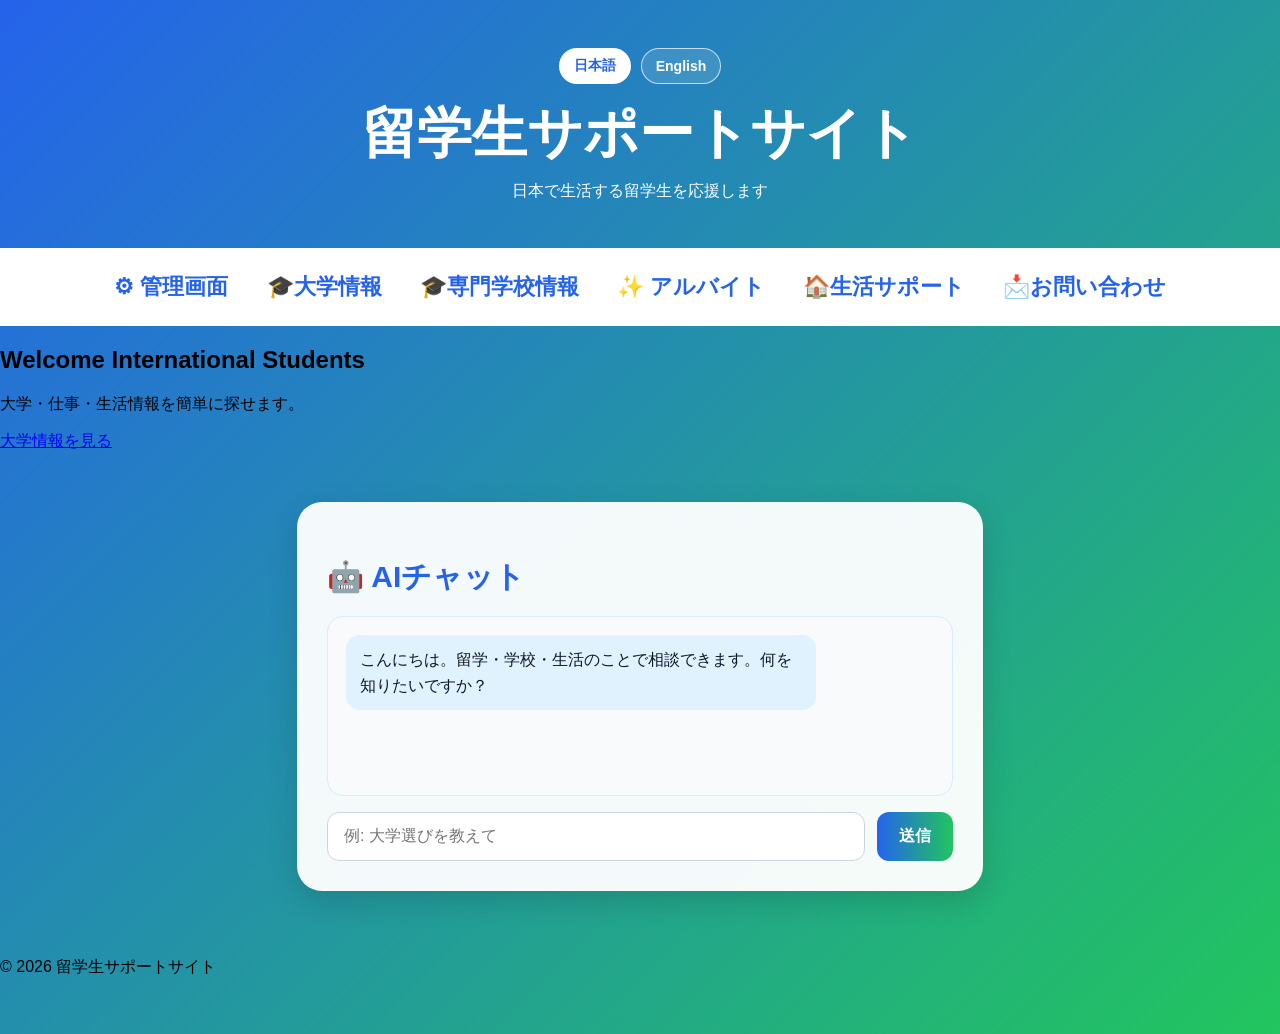
<file: index.html>
<!DOCTYPE html>
<html lang="ja">

<head>
    <meta charset="UTF-8">
    <meta name="viewport" content="width=device-width, initial-scale=1.0">
    <title>留学生サポートサイト</title>
    <link rel="stylesheet" href="style.css">
</head>

<body data-page="index">

    <header>
        <div class="lang-switcher" aria-label="Language selector">
            <button class="lang-btn" type="button" data-lang="ja">日本語</button>
            <button class="lang-btn" type="button" data-lang="en">English</button>
        </div>
        <h1 data-i18n="siteTitle">留学生サポートサイト</h1>
        <p data-i18n="siteSubtitle">日本で生活する留学生を応援います</p>
    </header>

    <nav>
        <a href="admin.html">⚙ 管理画面</a>
        <a href="university.html" data-i18n="nav.university">🎓大学情報</a>
        <a href="senmon.html" data-i18n="nav.senmon">🎓専門学校情報</a>
        <a href="job.html" data-i18n="nav.job">✨ アルバイト</a>
        <a href="life.html" data-i18n="nav.life">🏠生活サポート</a>
        <a href="contact.html" data-i18n="nav.contact">📩お問い合わせ</a>
    </nav>

    <section class="hero">
        <h1 data-i18n="heroTitle">Welcome International Students</h1>
        <p data-i18n="heroText">大学・仕事・生活情報を簡単に探せます。</p>
        <a href="university.html" class="button" data-i18n="heroButton">大学情報を見る</a>
    </section>

    <div class="container">
        <div class="card chat-card">
            <h2 data-i18n="card3Title">🤖 AIチャット</h2>
            <div class="chat-box" aria-live="polite">
                <div class="chat-message bot" data-i18n="chatGreeting">
                    こんにちは。留学・学校・生活のことで相談できます。何を知りたいですか？
                </div>
            </div>
            <div class="chat-input-wrap">
                <input id="chatInput" type="text" data-i18n-placeholder="chatPlaceholder" placeholder="例: 大学選びを教えて" maxlength="200">
                <button id="chatSend" type="button" data-i18n="chatSend">送信</button>
            </div>
        </div>
    </div>

    <footer>
        <p data-i18n="footer">© 2026 留学生サポートサイト</p>
    </footer>

    <script src="lang.js"></script>
    <script>
        const chatInput = document.getElementById('chatInput');
        const chatSend = document.getElementById('chatSend');
        const chatBox = document.querySelector('.chat-box');

        function addMessage(text, type) {
            const msg = document.createElement('div');
            msg.className = `chat-message ${type}`;
            msg.textContent = text;
            chatBox.appendChild(msg);
            chatBox.scrollTop = chatBox.scrollHeight;
        }

        function fallbackReply(message, lang) {
            const text = message.toLowerCase();
            if (lang === 'en') {
                if (/school|university|study|major/.test(text)) {
                    return 'When choosing a school, compare tuition, location, major, and international student support. Tell me your field or goals.';
                }
                if (/house|apartment|dorm|live|home/.test(text)) {
                    return 'For housing, compare rent, commute time, safety, and whether you want a dormitory or apartment.';
                }
                if (/job|work|part-time|career/.test(text)) {
                    return 'For part-time work, check your available hours and Japanese level. Convenience stores and restaurants are often good starting choices.';
                }
                if (/japanese|jlpt|n1|n2|n3/.test(text)) {
                    return 'For Japanese learning, study daily conversation, interview practice, and JLPT preparation based on your current level.';
                }
                if (/hello|hi|good morning/.test(text)) {
                    return 'Hello! I can help with study, school, work, or life in Japan.';
                }
                return 'Please tell me a bit more about your question. I can help with school, housing, jobs, or daily life in Japan.';
            }

            if (/大学|学校|専門|進学/.test(text)) {
                return '学校選びでは、学費、勤務地、専攻、留学生サポートの有無を確認すると安心です。まずは希望の分野を教えてください。';
            }
            if (/住|寮|アパート|ホーム/.test(text)) {
                return '住まいは、家賃、駅までの距離、治安、寮かアパートかを比較すると選びやすくなります。';
            }
            if (/仕事|バイト|アルバイト|就職/.test(text)) {
                return 'アルバイトは、勤務時間と語学レベルの両方を確認するのが大事です。コンビニや飲食店は比較的入りやすいです。';
            }
            if (/日本語|jlpt|n1|n2|n3/.test(text)) {
                return '日本語のレベルに合わせて、日常会話・面接対策・JLPT対策を進めると効果的です。どのレベルを目指していますか？';
            }
            if (/病院|医療|ケガ|体調/.test(text)) {
                return '病院選びでは、外国人対応があるか、最寄り駅、診療時間を確認すると安心です。';
            }
            if (/こんにちは|hi|hello/.test(text)) {
                return 'こんにちは！留学生活や学校選びのことなら、何でも相談してください。';
            }
            if (/ありがとう|thanks/.test(text)) {
                return 'どういたしまして。必要なら次も一緒に考えます。';
            }

            return 'ご相談内容をもう少し詳しく教えてください。学校選び、住まい、仕事、生活など、どのテーマでも対応できます。';
        }

        async function sendChat() {
            const value = chatInput.value.trim();
            if (!value) return;

            addMessage(value, 'user');
            chatInput.value = '';
            chatSend.disabled = true;
            chatSend.textContent = document.documentElement.lang === 'en' ? 'Sending...' : '送信中...';

            const chatEndpoint = 'chat.php';

            try {
                const response = await fetch(chatEndpoint, {
                    method: 'POST',
                    headers: {
                        'Content-Type': 'application/json',
                        'Accept': 'application/json'
                    },
                    body: JSON.stringify({
                        message: value,
                        lang: document.documentElement.lang || 'ja'
                    })
                });

                const data = await response.json();
                if (!response.ok) {
                    throw new Error(data.error || 'Gemini API request failed.');
                }
                if (!data.reply) {
                    throw new Error(document.documentElement.lang === 'en'
                        ? 'Gemini returned an empty answer.'
                        : 'Geminiから空の回答が返されました。');
                }
                addMessage(data.reply, 'bot');
            } catch (error) {
                addMessage(error.message || (document.documentElement.lang === 'en'
                    ? 'Could not connect to the chat server.'
                    : 'チャットサーバーに接続できませんでした。'), 'bot');
            } finally {
                chatSend.disabled = false;
                chatSend.textContent = document.documentElement.lang === 'en' ? 'Send' : '送信';
            }
        }

        chatSend.addEventListener('click', sendChat);
        chatInput.addEventListener('keydown', (event) => {
            if (event.key === 'Enter') {
                sendChat();
            }
        });
    </script>

</body>

</html>
</file>
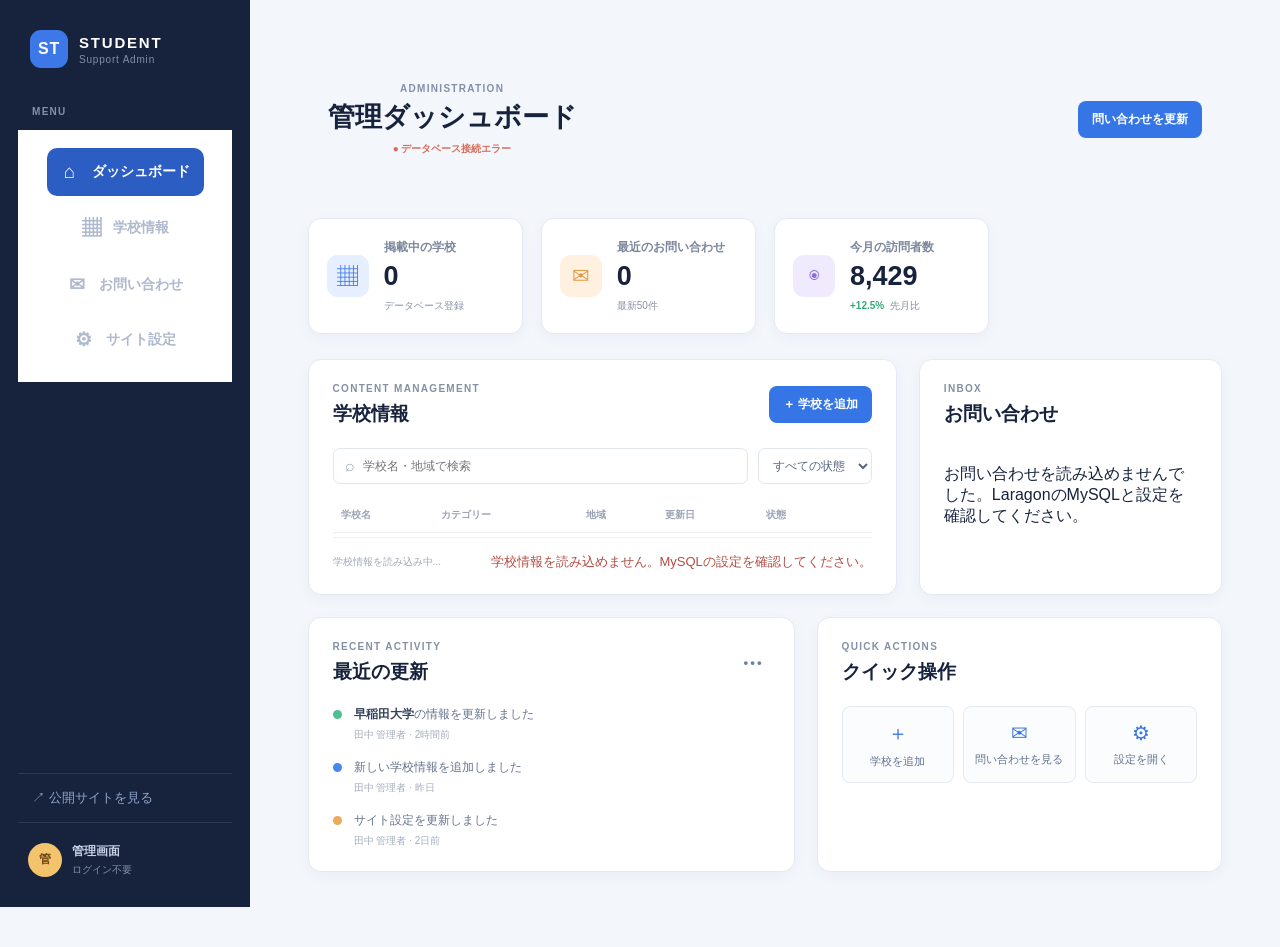
<file: admin.html>
<!DOCTYPE html>
<html lang="ja">
<head>
<meta charset="UTF-8">
<meta name="viewport" content="width=device-width, initial-scale=1.0">
<title>管理画面 | 留学生サポートサイト</title>
<link rel="stylesheet" href="style.css">
<link rel="stylesheet" href="admin-inbox.css">
</head>
<body class="admin-body">
<div class="admin-shell">
<aside class="admin-sidebar">
    <a class="admin-brand" href="index.html"><span class="admin-brand-mark">ST</span><span><strong>STUDENT</strong><small>Support Admin</small></span></a>
    <p class="admin-menu-label">MENU</p>
    <nav class="admin-menu" aria-label="管理メニュー">
        <a class="is-active" href="#dashboard"><span>⌂</span>ダッシュボード</a>
        <a href="#schools"><span>▦</span>学校情報</a>
        <a href="#messages"><span>✉</span>お問い合わせ</a>
        <a href="#settings"><span>⚙</span>サイト設定</a>
    </nav>
    <div class="admin-sidebar-bottom"><a href="index.html" class="admin-public-link">↗ 公開サイトを見る</a><div class="admin-user"><span class="admin-avatar">管</span><span><strong>管理画面</strong><small>ログイン不要</small></span></div></div>
</aside>
<main class="admin-main" id="dashboard">
    <header class="admin-topbar"><div><p class="admin-eyebrow">ADMINISTRATION</p><h1>管理ダッシュボード</h1><span id="connectionStatus" style="display:block;margin-top:9px;color:#a0a9b8;font-size:10px;font-weight:600">● データベース未接続</span></div><div class="admin-top-actions"><button id="refreshMessages" class="admin-primary-button" type="button">問い合わせを更新</button></div></header>
    <section class="admin-stats" aria-label="サイト概要">
        <article class="admin-stat-card"><span class="admin-stat-icon blue">▦</span><div><p>掲載中の学校</p><strong id="publishedSchoolCount">0</strong><small>データベース登録</small></div></article>
        <article class="admin-stat-card"><span class="admin-stat-icon orange">✉</span><div><p>最近のお問い合わせ</p><strong id="messageCount">0</strong><small>最新50件</small></div></article>
        <article class="admin-stat-card"><span class="admin-stat-icon purple">◉</span><div><p>今月の訪問者数</p><strong>8,429</strong><small><b>+12.5%</b> 先月比</small></div></article>
    </section>
    <section class="admin-content-grid">
        <article class="admin-panel admin-panel-wide" id="schools"><div class="admin-panel-heading"><div><p class="admin-eyebrow">CONTENT MANAGEMENT</p><h2>学校情報</h2></div><button id="addSchoolButton" class="admin-primary-button" type="button">＋ 学校を追加</button></div><div class="admin-toolbar"><label class="admin-search"><span>⌕</span><input id="schoolSearch" type="search" placeholder="学校名・地域で検索"></label><select id="schoolStatus" aria-label="公開状態"><option value="all">すべての状態</option><option value="published">公開中</option><option value="draft">下書き</option></select></div><div class="admin-table-wrap"><table class="admin-table"><thead><tr><th>学校名</th><th>カテゴリー</th><th>地域</th><th>更新日</th><th>状態</th><th></th></tr></thead><tbody id="schoolRows"></tbody></table></div><div class="admin-panel-footer"><span id="schoolRowsSummary">学校情報を読み込み中...</span><span id="schoolStatusMessage" role="status"></span></div></article>
        <article class="admin-panel" id="messages"><div class="admin-panel-heading"><div><p class="admin-eyebrow">INBOX</p><h2>お問い合わせ</h2></div></div><div id="adminMessages" class="admin-message-list" aria-live="polite"><p>読み込み中...</p></div></article>
    </section>
    <section class="admin-lower-grid"><article class="admin-panel"><div class="admin-panel-heading"><div><p class="admin-eyebrow">RECENT ACTIVITY</p><h2>最近の更新</h2></div><button class="admin-more" type="button" aria-label="最近の更新メニュー">•••</button></div><ul class="admin-activity-list"><li><span class="activity-dot green"></span><span><strong>早稲田大学</strong>の情報を更新しました<small>田中 管理者 · 2時間前</small></span></li><li><span class="activity-dot blue"></span><span>新しい学校情報を追加しました<small>田中 管理者 · 昨日</small></span></li><li><span class="activity-dot orange"></span><span>サイト設定を更新しました<small>田中 管理者 · 2日前</small></span></li></ul></article><article class="admin-panel admin-quick-panel" id="settings"><div class="admin-panel-heading"><div><p class="admin-eyebrow">QUICK ACTIONS</p><h2>クイック操作</h2></div></div><div class="admin-quick-actions"><button type="button" onclick="alert('学校情報の追加フォームを準備中です')"><span>＋</span>学校を追加</button><button type="button"><span>✉</span>問い合わせを見る</button><button type="button"><span>⚙</span>設定を開く</button></div></article></section>
</main>
</div>
<dialog id="schoolDialog" aria-labelledby="schoolDialogTitle">
    <form id="schoolForm" class="admin-school-form">
        <h2 id="schoolDialogTitle">学校を追加</h2>
        <input name="id" type="hidden">
        <label>学校名<input name="name" type="text" maxlength="200" required></label>
        <label>カテゴリー<select name="category" required><option value="大学">大学</option><option value="専門学校">専門学校</option></select></label>
        <label>地域<input name="region" type="text" maxlength="160" placeholder="例: 東京都新宿区" required></label>
        <fieldset class="admin-school-details">
            <legend>学校の詳細情報（公開ページに表示）</legend>
            <label>紹介文<input name="description" type="text" maxlength="500" placeholder="例: 日本トップレベル大学"></label>
            <label>日本語要件<input name="jlpt_requirement" type="text" maxlength="120" placeholder="例: N1推奨"></label>
            <label>EJU要件<input name="eju_requirement" type="text" maxlength="160" placeholder="例: EJU高得点必要"></label>
            <label>英語要件<input name="english_requirement" type="text" maxlength="160" placeholder="例: 英語力必要"></label>
            <label>学費<input name="tuition" type="text" maxlength="160" placeholder="例: 約54万円"></label>
            <label>公式サイト<input name="website_url" type="url" maxlength="2048" placeholder="https://example.ac.jp/"></label>
        </fieldset>
        <label>公開状態<select name="status" required><option value="draft">下書き</option><option value="published">公開中</option></select></label>
        <p id="schoolFormStatus" role="status" aria-live="polite"></p>
        <div class="admin-school-form-actions"><button id="cancelSchoolButton" class="admin-school-cancel" type="button">キャンセル</button><button id="saveSchoolButton" class="admin-primary-button" type="submit">保存</button></div>
    </form>
</dialog>
<script>
const connectionStatus = document.getElementById('connectionStatus');
const schoolRows = document.getElementById('schoolRows');
const schoolDialog = document.getElementById('schoolDialog');
const schoolForm = document.getElementById('schoolForm');
const schoolFormStatus = document.getElementById('schoolFormStatus');
const searchInput = document.getElementById('schoolSearch');
const statusSelect = document.getElementById('schoolStatus');
let schools = [];

function formatSchoolDate(dateString) {
    return new Date(dateString.replace(' ', 'T')).toLocaleDateString('ja-JP');
}

function renderSchools() {
    const keyword = searchInput.value.trim().toLocaleLowerCase();
    const selectedStatus = statusSelect.value;
    const filteredSchools = schools.filter(school => {
        const matchesKeyword = `${school.name} ${school.category} ${school.region}`.toLocaleLowerCase().includes(keyword);
        return matchesKeyword && (selectedStatus === 'all' || school.status === selectedStatus);
    });

    schoolRows.replaceChildren();
    document.getElementById('publishedSchoolCount').textContent = schools.filter(school => school.status === 'published').length;
    document.getElementById('schoolRowsSummary').textContent = `全 ${schools.length} 件中 ${filteredSchools.length} 件を表示`;

    if (!filteredSchools.length) {
        const row = document.createElement('tr');
        const cell = document.createElement('td');
        cell.colSpan = 6;
        cell.textContent = schools.length ? '条件に一致する学校はありません。' : '学校情報がありません。「学校を追加」から登録してください。';
        row.append(cell);
        schoolRows.append(row);
        return;
    }

    filteredSchools.forEach(school => {
        const row = document.createElement('tr');
        const nameCell = document.createElement('td');
        const name = document.createElement('strong');
        name.textContent = school.name;
        const id = document.createElement('small');
        id.textContent = `ID: SCH-${String(school.id).padStart(4, '0')}`;
        nameCell.append(name, id);

        const categoryCell = document.createElement('td');
        categoryCell.textContent = school.category;
        const regionCell = document.createElement('td');
        regionCell.textContent = school.region;
        const updatedCell = document.createElement('td');
        updatedCell.textContent = formatSchoolDate(school.updated_at);
        const statusCell = document.createElement('td');
        const status = document.createElement('span');
        status.className = `admin-status ${school.status}`;
        status.textContent = school.status === 'published' ? '公開中' : '下書き';
        statusCell.append(status);

        const actionCell = document.createElement('td');
        const editButton = document.createElement('button');
        editButton.type = 'button';
        editButton.className = 'admin-school-edit';
        editButton.dataset.editSchool = school.id;
        editButton.textContent = '編集';
        editButton.setAttribute('aria-label', `${school.name}を編集`);
        actionCell.append(editButton);
        row.append(nameCell, categoryCell, regionCell, updatedCell, statusCell, actionCell);
        schoolRows.append(row);
    });
}

async function loadSchools() {
    document.getElementById('schoolStatusMessage').textContent = '';
    try {
        const response = await fetch('admin-schools.php', { cache: 'no-store' });
        const result = await response.json();
        if (!response.ok) throw new Error(result.error || '学校情報を読み込めませんでした');
        schools = result.schools;
        renderSchools();
        connectionStatus.textContent = '● データベース接続中';
        connectionStatus.style.color = '#2a9a6d';
    } catch (error) {
        document.getElementById('schoolStatusMessage').textContent = '学校情報を読み込めません。MySQLの設定を確認してください。';
        connectionStatus.textContent = '● データベース接続エラー';
        connectionStatus.style.color = '#d86b57';
    }
}

function openSchoolDialog(school = null) {
    schoolForm.reset();
    schoolForm.elements.id.value = school?.id ?? '';
    schoolForm.elements.name.value = school?.name ?? '';
    schoolForm.elements.category.value = school?.category ?? '大学';
    schoolForm.elements.region.value = school?.region ?? '';
    schoolForm.elements.description.value = school?.description ?? '';
    schoolForm.elements.jlpt_requirement.value = school?.jlpt_requirement ?? '';
    schoolForm.elements.eju_requirement.value = school?.eju_requirement ?? '';
    schoolForm.elements.english_requirement.value = school?.english_requirement ?? '';
    schoolForm.elements.tuition.value = school?.tuition ?? '';
    schoolForm.elements.website_url.value = school?.website_url ?? '';
    schoolForm.elements.status.value = school?.status ?? 'draft';
    document.getElementById('schoolDialogTitle').textContent = school ? '学校情報を編集' : '学校を追加';
    schoolFormStatus.textContent = '';
    schoolDialog.showModal();
    schoolForm.elements.name.focus();
}

document.getElementById('addSchoolButton').addEventListener('click', () => openSchoolDialog());
const quickAddSchoolButton = document.querySelector('.admin-quick-actions button');
quickAddSchoolButton.onclick = null;
quickAddSchoolButton.addEventListener('click', () => openSchoolDialog());
document.getElementById('cancelSchoolButton').addEventListener('click', () => schoolDialog.close());
schoolRows.addEventListener('click', event => {
    const editButton = event.target.closest('[data-edit-school]');
    if (!editButton) return;
    const school = schools.find(item => item.id === Number(editButton.dataset.editSchool));
    if (school) openSchoolDialog(school);
});
searchInput.addEventListener('input', renderSchools);
statusSelect.addEventListener('change', renderSchools);

schoolForm.addEventListener('submit', async event => {
    event.preventDefault();
    const saveButton = document.getElementById('saveSchoolButton');
    const formData = new FormData(schoolForm);
    const id = formData.get('id');
    const payload = Object.fromEntries(formData);
    delete payload.id;
    saveButton.disabled = true;
    schoolFormStatus.textContent = '保存中...';

    try {
        const response = await fetch(id ? `admin-schools.php?id=${encodeURIComponent(id)}` : 'admin-schools.php', {
            method: id ? 'PUT' : 'POST',
            headers: { 'Content-Type': 'application/json', Accept: 'application/json' },
            body: JSON.stringify(payload)
        });
        const result = await response.json();
        if (!response.ok) throw new Error(result.error || '保存できませんでした');
        schoolDialog.close();
        await loadSchools();
    } catch (error) {
        schoolFormStatus.textContent = error.message || '保存に失敗しました。入力内容を確認してください。';
    } finally {
        saveButton.disabled = false;
    }
});

async function loadMessages() {
    const messagesList = document.getElementById('adminMessages');
    messagesList.replaceChildren();
    const loading = document.createElement('p');
    loading.textContent = '読み込み中...';
    messagesList.append(loading);

    try {
        const response = await fetch('admin-messages.php', { headers: { Accept: 'application/json' }, cache: 'no-store' });
        const result = await response.json();
        if (!response.ok) throw new Error(result.error || '読み込みに失敗しました');
        const data = result.messages;
        connectionStatus.textContent = '● データベース接続中';
        connectionStatus.style.color = '#2a9a6d';
        document.getElementById('messageCount').textContent = data.length;
        messagesList.replaceChildren();
        if (!data.length) {
            const emptyMessage = document.createElement('p');
            emptyMessage.textContent = 'お問い合わせはまだありません。';
            messagesList.append(emptyMessage);
            return;
        }

        data.forEach(message => {
            const entry = document.createElement('article');
            entry.className = 'admin-inbox-entry';
            const heading = document.createElement('div');
            heading.className = 'admin-inbox-heading';
            const sender = document.createElement('strong');
            sender.textContent = message.name;
            const timestamp = document.createElement('time');
            timestamp.dateTime = message.created_at;
            timestamp.textContent = new Date(message.created_at).toLocaleString('ja-JP');
            const email = document.createElement('p');
            email.className = 'admin-inbox-email';
            email.textContent = message.email;
            const body = document.createElement('p');
            body.className = 'admin-inbox-body';
            body.textContent = message.message;
            heading.append(sender, timestamp);
            entry.append(heading, email, body);
            messagesList.append(entry);
        });
    } catch (error) {
        connectionStatus.textContent = '● データベース接続エラー';
        connectionStatus.style.color = '#d86b57';
        const errorMessage = document.createElement('p');
        errorMessage.textContent = 'お問い合わせを読み込めませんでした。LaragonのMySQLと設定を確認してください。';
        messagesList.replaceChildren();
        messagesList.append(errorMessage);
    }
}

async function initializeDashboard() {
    await loadMessages();
}

document.getElementById('refreshMessages').addEventListener('click', loadMessages);
initializeDashboard();

loadSchools();
</script>
</body>
</html>
</file>
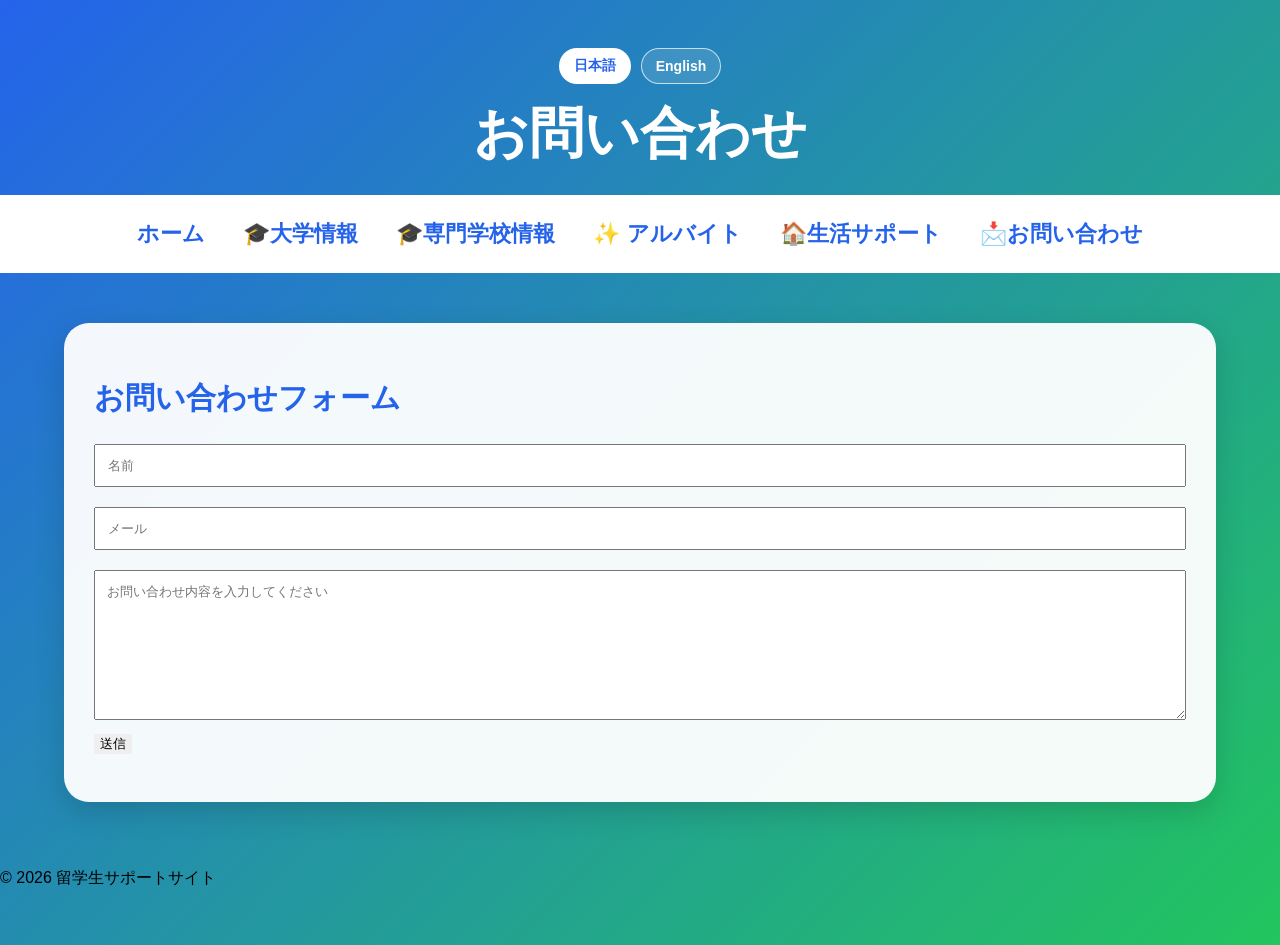
<file: contact.html>
<!DOCTYPE html>
<html lang="ja">
<head>
<meta charset="UTF-8">
<meta name="viewport" content="width=device-width, initial-scale=1.0">
<title>お問い合わせ</title>
<link rel="stylesheet" href="style.css">
</head>
<body data-page="contact">

<header>
<div class="lang-switcher" aria-label="Language selector">
    <button class="lang-btn" type="button" data-lang="ja">日本語</button>
    <button class="lang-btn" type="button" data-lang="en">English</button>
</div>
<h1 data-i18n="pageTitle.contact">お問い合わせ</h1>
</header>

<nav>
<a href="index.html" data-i18n="nav.home">ホーム</a>
<a href="university.html" data-i18n="nav.university">🎓大学情報</a>
<a href="senmon.html" data-i18n="nav.senmon">🎓専門学校情報</a>
<a href="job.html" data-i18n="nav.job">✨ アルバイト</a>
<a href="life.html" data-i18n="nav.life">🏠生活サポート</a>
<a href="contact.html" data-i18n="nav.contact">📩お問い合わせ</a>
</nav>

<div class="container">
<div class="card">
<h2 data-i18n="contactTitle">お問い合わせフォーム</h2>

<form id="contactForm">
<input name="name" type="text" placeholder="名前" data-i18n-placeholder="contactName" maxlength="120" required style="width:100%;padding:12px;margin:10px 0;">
<input name="email" type="email" placeholder="メール" data-i18n-placeholder="contactEmail" maxlength="320" required style="width:100%;padding:12px;margin:10px 0;">
<textarea name="message" placeholder="メッセージ" data-i18n-placeholder="contactMessage" maxlength="5000" required style="width:100%;padding:12px;height:150px;margin:10px 0;"></textarea>

<button type="submit" class="button" style="border:none;cursor:pointer;" data-i18n="submit">送信</button>
<p id="formStatus" role="status" aria-live="polite"></p>
</form>

</div>
</div>

<footer>
<p data-i18n="footer">© 2026 留学生サポートサイト</p>
</footer>

<script src="lang.js"></script>
<script>
const form = document.getElementById('contactForm');
const formStatus = document.getElementById('formStatus');
const query = new URLSearchParams(window.location.search);
const requestedJob = query.get('job');
const requestedProperty = query.get('property');
if (requestedJob || requestedProperty) {
	form.elements.message.value = requestedJob
		? `アルバイト「${requestedJob}」について問い合わせます。`
		: `物件「${requestedProperty}」について問い合わせます。`;
}
form.addEventListener('submit', async event => {
	event.preventDefault();

	const submitButton = form.querySelector('button[type="submit"]');
	submitButton.disabled = true;
	formStatus.textContent = '送信中...';

	try {
		const response = await fetch('contact-submit.php', {
			method: 'POST',
			body: new FormData(form),
			headers: { Accept: 'application/json' }
		});
		if (!response.ok) throw new Error('送信に失敗しました');
		await response.json();
		form.reset();
		formStatus.textContent = 'お問い合わせを送信しました。';
	} catch (error) {
		formStatus.textContent = '送信に失敗しました。時間をおいて再度お試しください。';
	} finally {
		submitButton.disabled = false;
	}
});
</script>
</body>
</html>
</file>
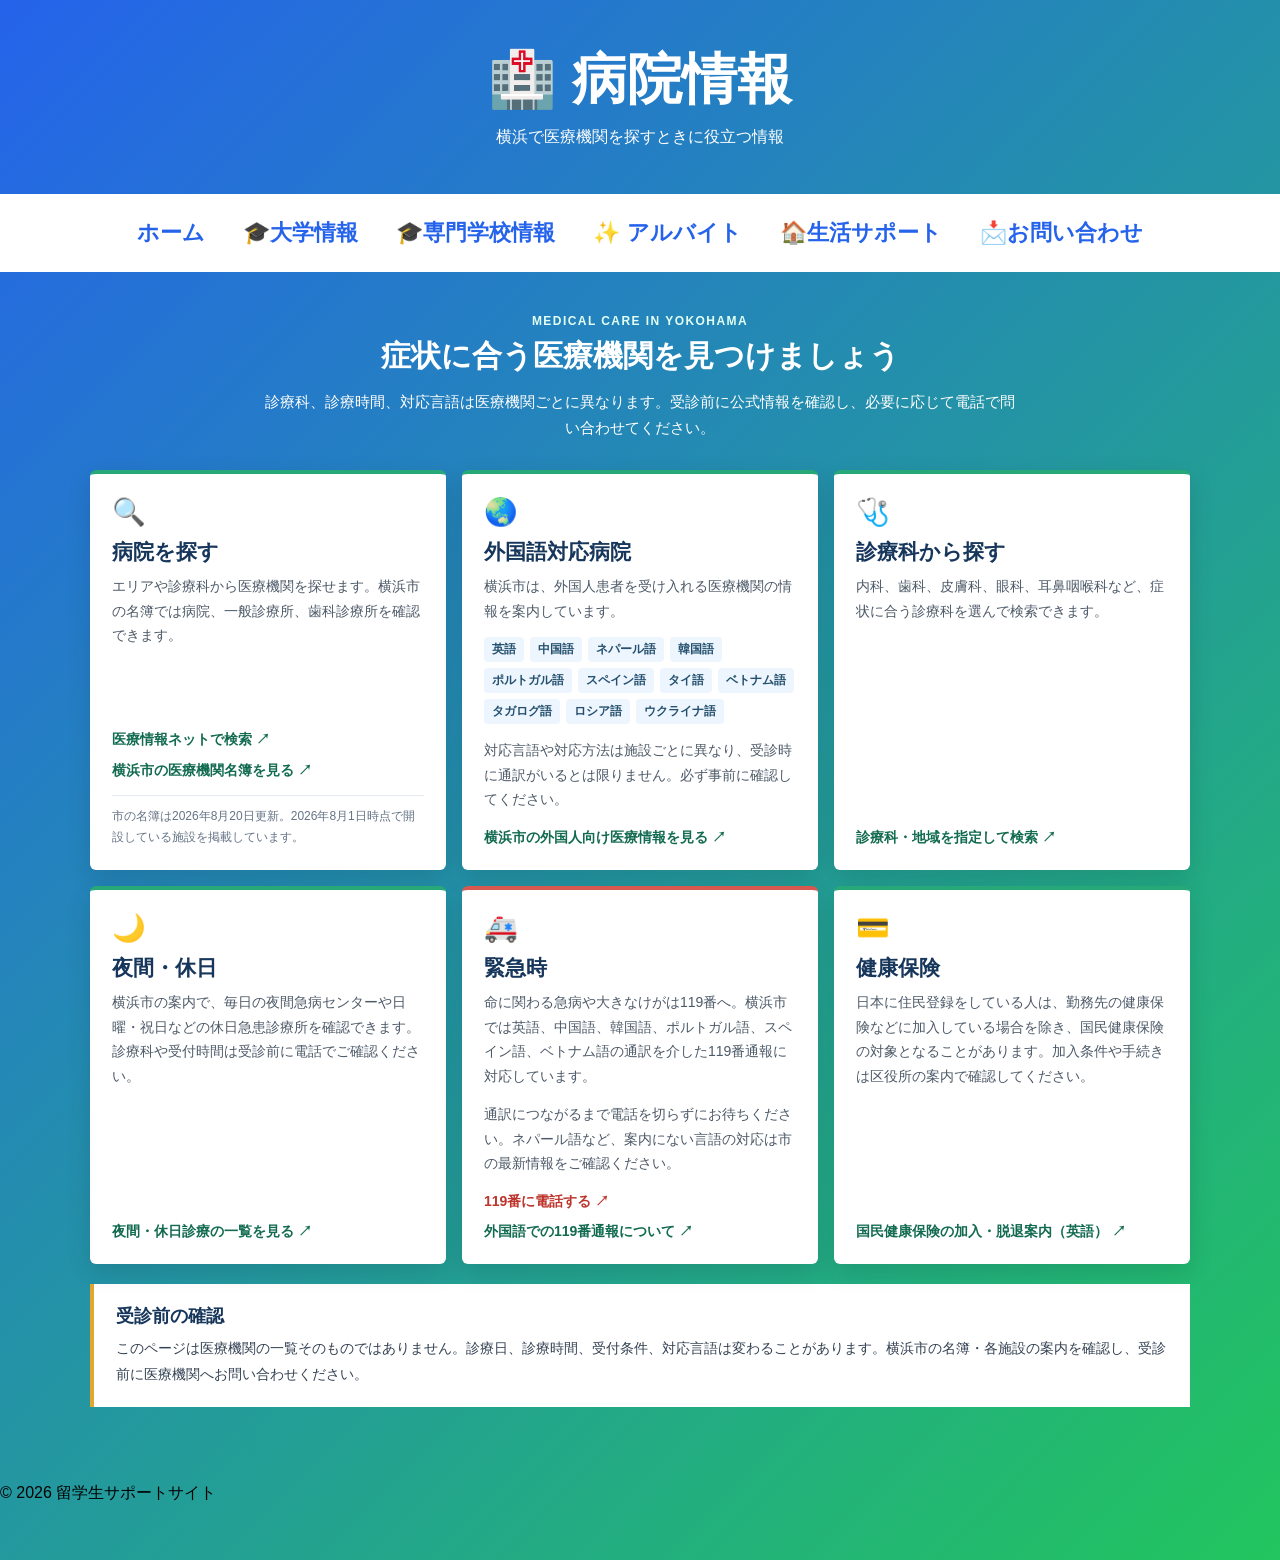
<file: hospital.html>
<!DOCTYPE html>
<html lang="ja">
<head>
    <meta charset="UTF-8">
    <meta name="viewport" content="width=device-width, initial-scale=1.0">
    <meta name="description" content="留学生向けの横浜市内の病院検索、外国語対応、夜間休日診療、救急、健康保険の案内。">
    <title>病院情報 | 留学生サポートサイト</title>
    <link rel="stylesheet" href="style.css">
</head>
<body>
    <header>
        <h1>🏥 病院情報</h1>
        <p>横浜で医療機関を探すときに役立つ情報</p>
    </header>

    <nav aria-label="メインナビゲーション">
        <a href="index.html">ホーム</a>
        <a href="university.html">🎓大学情報</a>
        <a href="senmon.html">🎓専門学校情報</a>
        <a href="jobs.php">✨ アルバイト</a>
        <a href="life.html">🏠生活サポート</a>
        <a href="contact.html">📩お問い合わせ</a>
    </nav>

    <main class="hospital-page">
        <section class="hospital-intro">
            <p class="hospital-eyebrow">MEDICAL CARE IN YOKOHAMA</p>
            <h2>症状に合う医療機関を見つけましょう</h2>
            <p>診療科、診療時間、対応言語は医療機関ごとに異なります。受診前に公式情報を確認し、必要に応じて電話で問い合わせてください。</p>
        </section>

        <section class="hospital-grid" aria-label="病院情報">
            <article class="hospital-card" id="find-hospital">
                <span class="hospital-icon" aria-hidden="true">🔍</span>
                <h3>病院を探す</h3>
                <p>エリアや診療科から医療機関を探せます。横浜市の名簿では病院、一般診療所、歯科診療所を確認できます。</p>
                <div class="hospital-links">
                    <a href="https://www.iryou.teikyouseido.mhlw.go.jp/znk-web/juminkanja/S2340/initialize" target="_blank" rel="noopener noreferrer">医療情報ネットで検索 <span aria-hidden="true">↗</span></a>
                    <a href="https://www.city.yokohama.lg.jp/kenko-iryo-fukushi/kenko-iryo/iryo/anzenshien/iryomeibo/iryoumeibo.html" target="_blank" rel="noopener noreferrer">横浜市の医療機関名簿を見る <span aria-hidden="true">↗</span></a>
                </div>
                <p class="hospital-update-note">市の名簿は2026年8月20日更新。2026年8月1日時点で開設している施設を掲載しています。</p>
            </article>

            <article class="hospital-card" id="languages">
                <span class="hospital-icon" aria-hidden="true">🌏</span>
                <h3>外国語対応病院</h3>
                <p>横浜市は、外国人患者を受け入れる医療機関の情報を案内しています。</p>
                <ul class="hospital-language-list" aria-label="対応言語の例">
                    <li>英語</li><li>中国語</li><li>ネパール語</li><li>韓国語</li><li>ポルトガル語</li><li>スペイン語</li><li>タイ語</li><li>ベトナム語</li><li>タガログ語</li><li>ロシア語</li><li>ウクライナ語</li>
                </ul>
                <p>対応言語や対応方法は施設ごとに異なり、受診時に通訳がいるとは限りません。必ず事前に確認してください。</p>
                <a href="https://www.city.yokohama.lg.jp/kenko-iryo-fukushi/kenko-iryo/iryo/seisaku/iryokokusaika/kokusai_20210827_2.html" target="_blank" rel="noopener noreferrer">横浜市の外国人向け医療情報を見る <span aria-hidden="true">↗</span></a>
            </article>

            <article class="hospital-card" id="departments">
                <span class="hospital-icon" aria-hidden="true">🩺</span>
                <h3>診療科から探す</h3>
                <p>内科、歯科、皮膚科、眼科、耳鼻咽喉科など、症状に合う診療科を選んで検索できます。</p>
                <a href="https://www.iryou.teikyouseido.mhlw.go.jp/znk-web/juminkanja/S2340/initialize" target="_blank" rel="noopener noreferrer">診療科・地域を指定して検索 <span aria-hidden="true">↗</span></a>
            </article>

            <article class="hospital-card" id="after-hours">
                <span class="hospital-icon" aria-hidden="true">🌙</span>
                <h3>夜間・休日</h3>
                <p>横浜市の案内で、毎日の夜間急病センターや日曜・祝日などの休日急患診療所を確認できます。診療科や受付時間は受診前に電話でご確認ください。</p>
                <a href="https://www.city.yokohama.lg.jp/kenko-iryo-fukushi/kenko-iryo/iryo/seisaku/iryokokusaika/kokusai_20210827_2.html" target="_blank" rel="noopener noreferrer">夜間・休日診療の一覧を見る <span aria-hidden="true">↗</span></a>
            </article>

            <article class="hospital-card hospital-emergency" id="emergency">
                <span class="hospital-icon" aria-hidden="true">🚑</span>
                <h3>緊急時</h3>
                <p>命に関わる急病や大きなけがは119番へ。横浜市では英語、中国語、韓国語、ポルトガル語、スペイン語、ベトナム語の通訳を介した119番通報に対応しています。</p>
                <p>通訳につながるまで電話を切らずにお待ちください。ネパール語など、案内にない言語の対応は市の最新情報をご確認ください。</p>
                <div class="hospital-links">
                    <a class="hospital-emergency-call" href="tel:119">119番に電話する <span aria-hidden="true">↗</span></a>
                    <a href="https://www.city.yokohama.lg.jp/lang/residents/en/about-us/other/disaster/dialing_119/foreign119.html" target="_blank" rel="noopener noreferrer">外国語での119番通報について <span aria-hidden="true">↗</span></a>
                </div>
            </article>

            <article class="hospital-card" id="insurance">
                <span class="hospital-icon" aria-hidden="true">💳</span>
                <h3>健康保険</h3>
                <p>日本に住民登録をしている人は、勤務先の健康保険などに加入している場合を除き、国民健康保険の対象となることがあります。加入条件や手続きは区役所の案内で確認してください。</p>
                <a href="https://www.city.yokohama.lg.jp/lang/residents/en/insurance/kokuhoenglish.html" target="_blank" rel="noopener noreferrer">国民健康保険の加入・脱退案内（英語） <span aria-hidden="true">↗</span></a>
            </article>
        </section>

        <aside class="hospital-reminder">
            <h2>受診前の確認</h2>
            <p>このページは医療機関の一覧そのものではありません。診療日、診療時間、受付条件、対応言語は変わることがあります。横浜市の名簿・各施設の案内を確認し、受診前に医療機関へお問い合わせください。</p>
        </aside>
    </main>

    <footer>
        <p>© 2026 留学生サポートサイト</p>
    </footer>
</body>
</html>
</file>
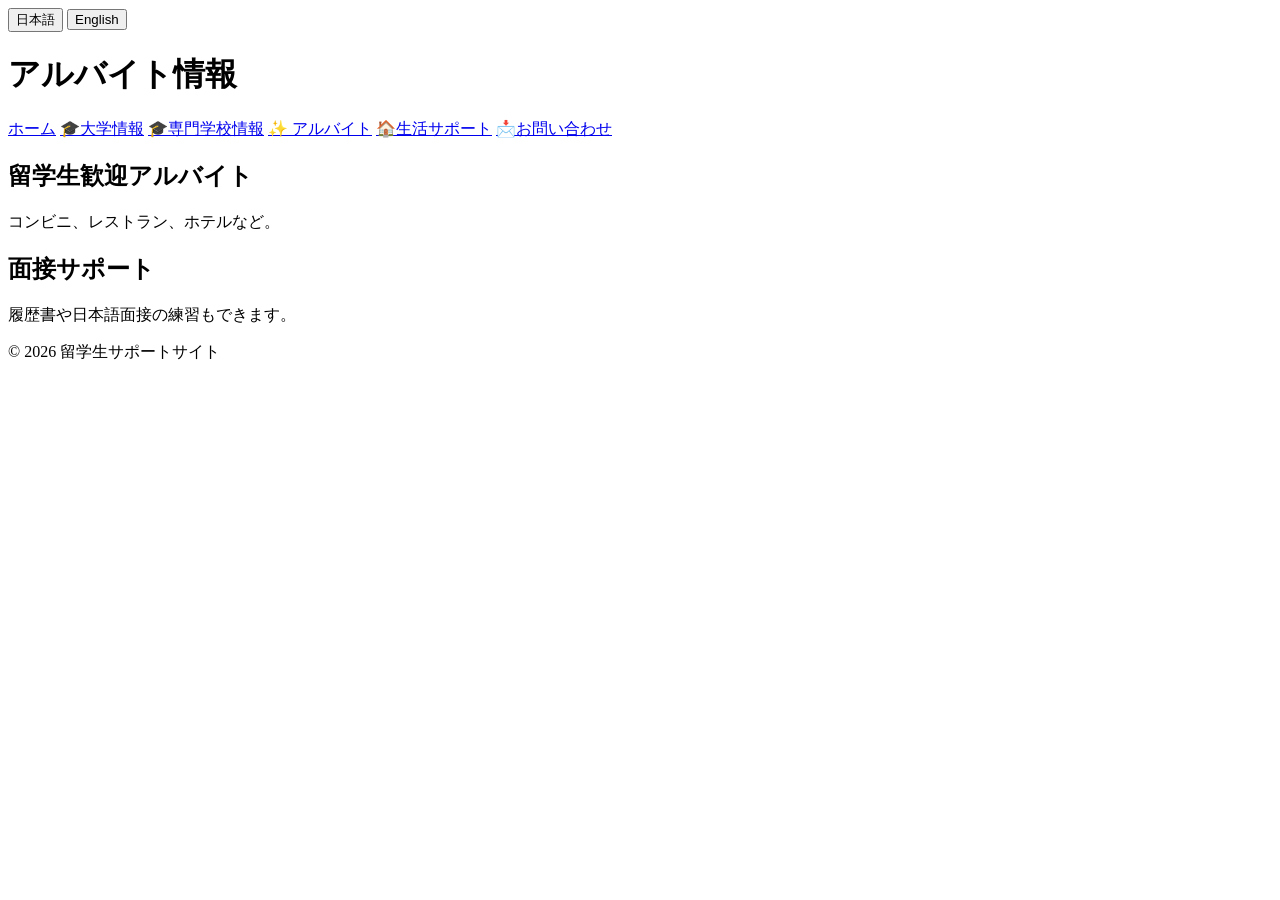
<file: job.html>
<!DOCTYPE html>
<html lang="ja">
<head>
    <meta charset="UTF-8">
    <meta name="viewport" content="width=device-width, initial-scale=1.0">
    <meta http-equiv="refresh" content="0; url=jobs.php">
    <title>アルバイト情報へ移動</title>
</head>

<body data-page="job">

    <header>
        <div class="lang-switcher" aria-label="Language selector">
            <button class="lang-btn" type="button" data-lang="ja">日本語</button>
            <button class="lang-btn" type="button" data-lang="en">English</button>
        </div>
        <h1 data-i18n="pageTitle.job">アルバイト情報</h1>
    </header>

    <nav>
        <a href="index.html" data-i18n="nav.home">ホーム</a>
        <a href="university.html" data-i18n="nav.university">🎓大学情報</a>
        <a href="senmon.html" data-i18n="nav.senmon">🎓専門学校情報</a>
        <a href="job.html" data-i18n="nav.job">✨ アルバイト</a>
        <a href="life.html" data-i18n="nav.life">🏠生活サポート</a>
        <a href="contact.html" data-i18n="nav.contact">📩お問い合わせ</a>
    </nav>

    <div class="container">
        <div class="card">
            <h2 data-i18n="jobTitle">留学生歓迎アルバイト</h2>
            <p data-i18n="jobText">コンビニ、レストラン、ホテルなど。</p>
        </div>

        <div class="card">
            <h2 data-i18n="supportTitle">面接サポート</h2>
            <p data-i18n="supportText">履歴書や日本語面接の練習もできます。</p>
        </div>
    </div>

    <footer>
        <p data-i18n="footer">© 2026 留学生サポートサイト</p>
    </footer>

    <script src="lang.js"></script>

</body>
</html>
</file>
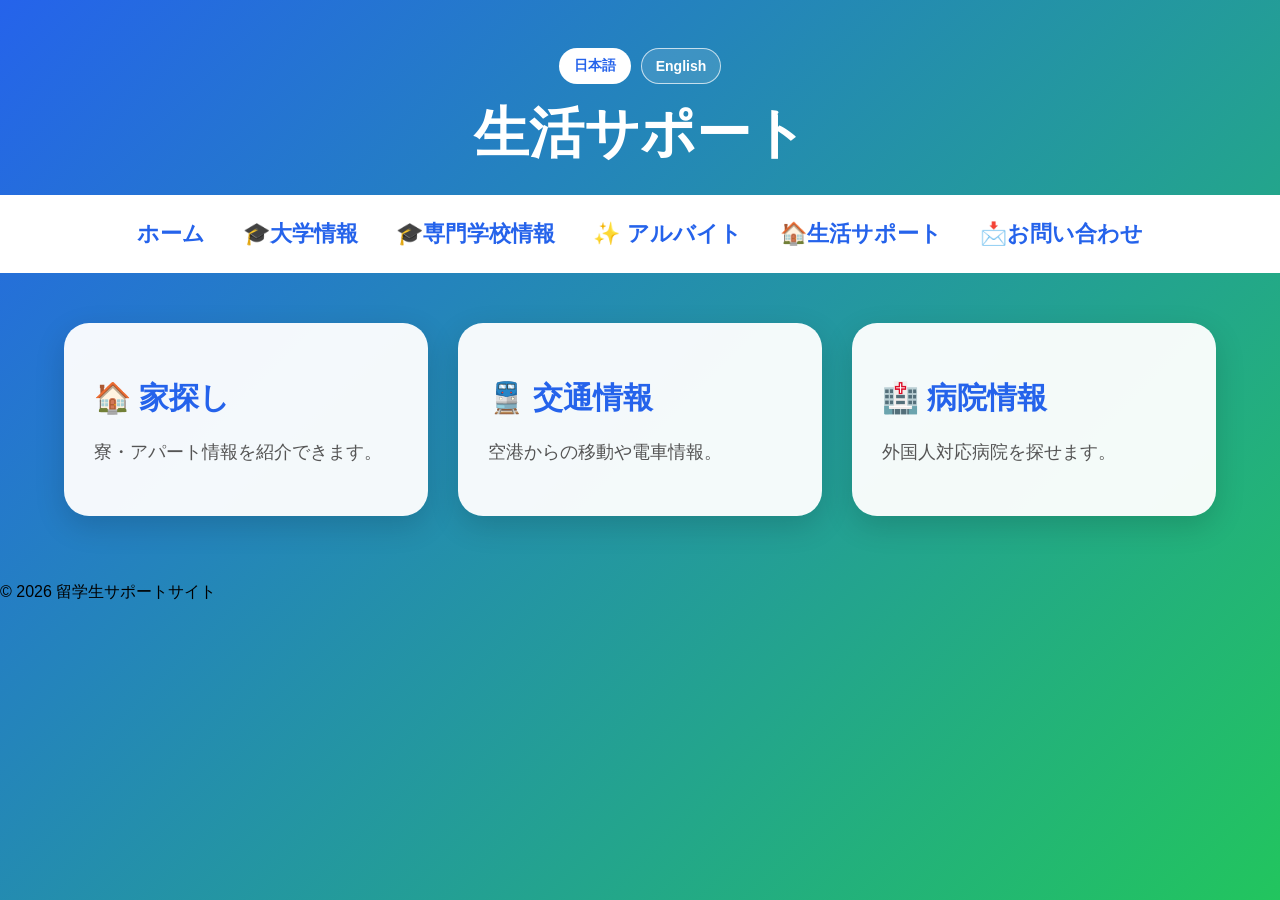
<file: life.html>
<!DOCTYPE html>
<html lang="ja">
<head>
<meta charset="UTF-8">
<meta name="viewport" content="width=device-width, initial-scale=1.0">
<title>生活サポート</title>
<link rel="stylesheet" href="style.css">
</head>
<body data-page="life">

<header>
<div class="lang-switcher" aria-label="Language selector">
    <button class="lang-btn" type="button" data-lang="ja">日本語</button>
    <button class="lang-btn" type="button" data-lang="en">English</button>
</div>
<h1 data-i18n="pageTitle.life">生活サポート</h1>
</header>

<nav>
<a href="index.html" data-i18n="nav.home">ホーム</a>
<a href="university.html" data-i18n="nav.university">🎓大学情報</a>
<a href="senmon.html" data-i18n="nav.senmon">🎓専門学校情報</a>
<a href="job.html" data-i18n="nav.job">✨ アルバイト</a>
<a href="life.html" data-i18n="nav.life">🏠生活サポート</a>
<a href="contact.html" data-i18n="nav.contact">📩お問い合わせ</a>
</nav>

<div class="container">
<div class="card">
<h2 data-i18n="lifeTitle">🏠 家探し</h2>
<p data-i18n="lifeText">寮・アパート情報を紹介できます。</p>
</div>

<div class="card">
<h2 data-i18n="travelTitle">🚆 交通情報</h2>
<p data-i18n="travelText">空港からの移動や電車情報。</p>
</div>

<div class="card">
<h2 data-i18n="clinicTitle">🏥 病院情報</h2>
<p data-i18n="clinicText">外国人対応病院を探せます。</p>
</div>
</div>

<footer>
<p data-i18n="footer">© 2026 留学生サポートサイト</p>
</footer>

<script src="lang.js"></script>

</body>
</html>
</file>
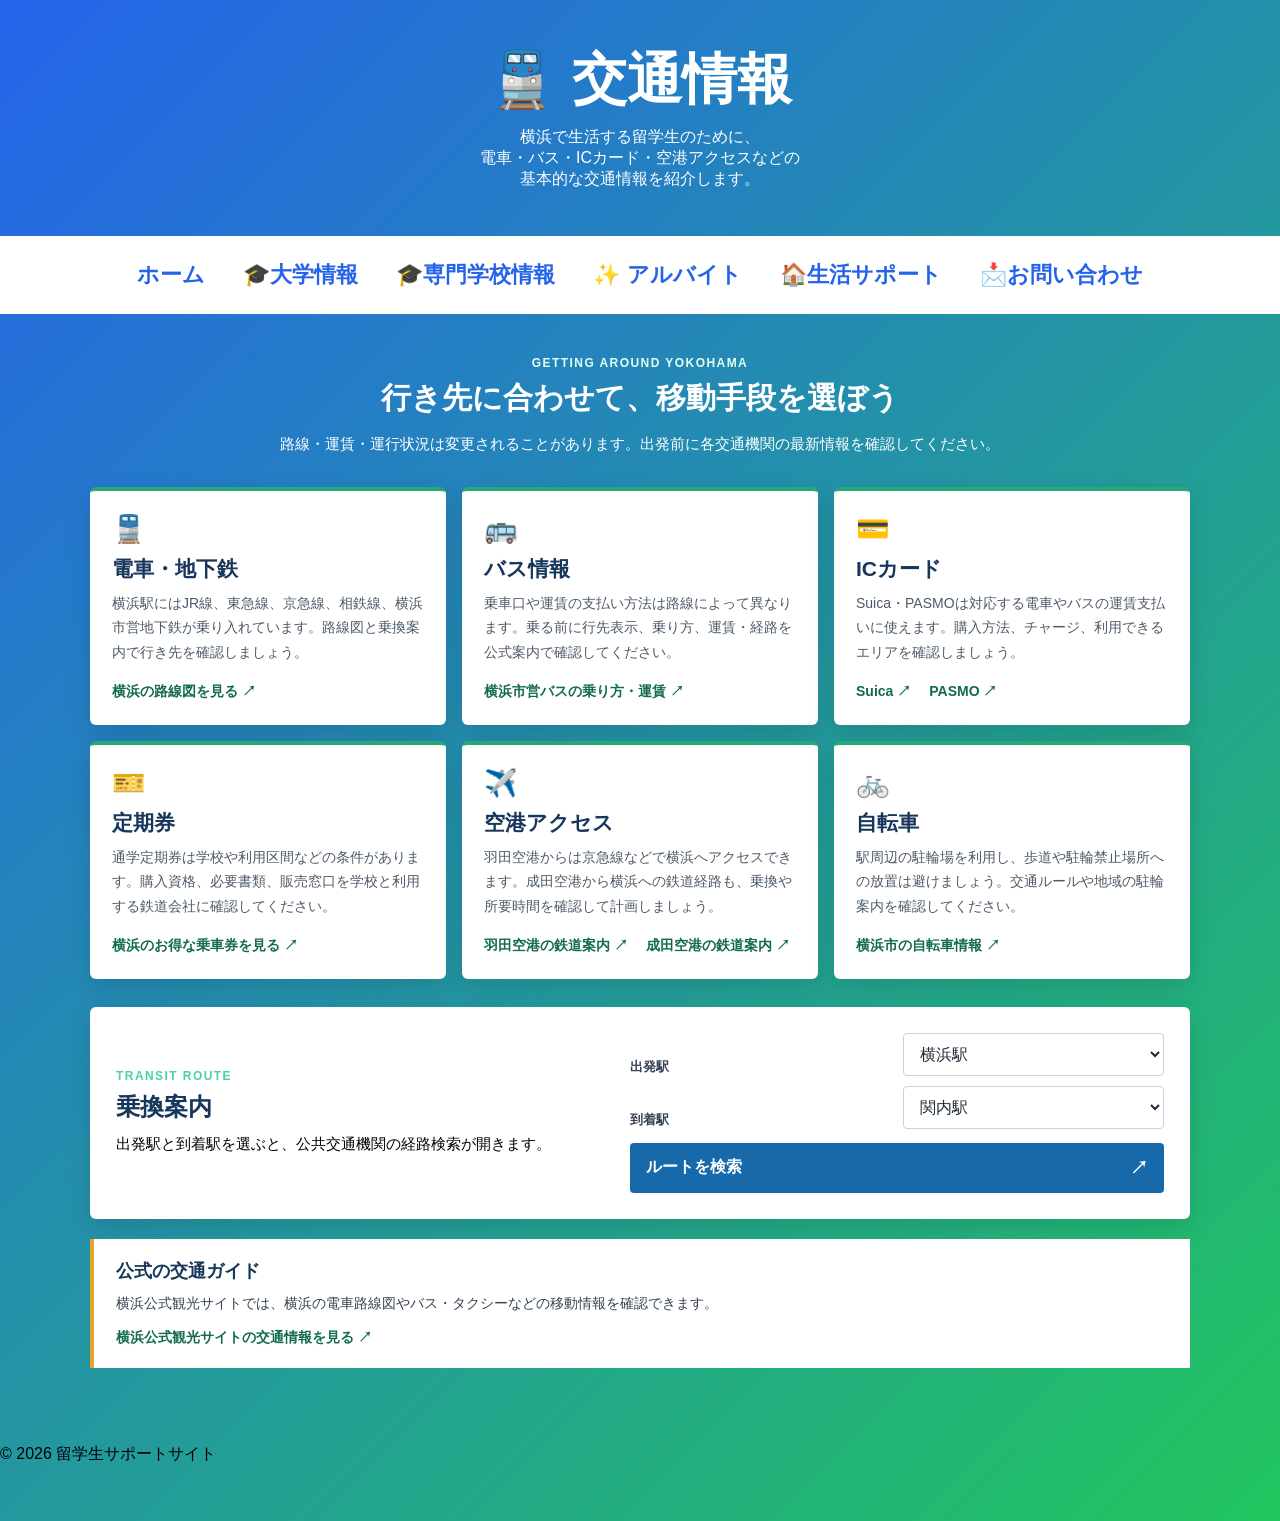
<file: transport.html>
<!DOCTYPE html>
<html lang="ja">
<head>
    <meta charset="UTF-8">
    <meta name="viewport" content="width=device-width, initial-scale=1.0">
    <meta name="description" content="横浜で暮らす留学生向けの電車、バス、ICカード、定期券、空港アクセス、自転車情報。">
    <title>交通情報 | 留学生サポートサイト</title>
    <link rel="stylesheet" href="style.css">
</head>
<body>
    <header>
        <h1>🚆 交通情報</h1>
        <p>横浜で生活する留学生のために、<br>電車・バス・ICカード・空港アクセスなどの<br>基本的な交通情報を紹介します。</p>
    </header>

    <nav aria-label="メインナビゲーション">
        <a href="index.html">ホーム</a>
        <a href="university.html">🎓大学情報</a>
        <a href="senmon.html">🎓専門学校情報</a>
        <a href="jobs.php">✨ アルバイト</a>
        <a href="life.html">🏠生活サポート</a>
        <a href="contact.html">📩お問い合わせ</a>
    </nav>

    <main class="transport-page">
        <section class="transport-intro">
            <p class="transport-eyebrow">GETTING AROUND YOKOHAMA</p>
            <h2>行き先に合わせて、移動手段を選ぼう</h2>
            <p>路線・運賃・運行状況は変更されることがあります。出発前に各交通機関の最新情報を確認してください。</p>
        </section>

        <section class="transport-grid" aria-label="交通情報">
            <article class="transport-card" id="trains">
                <span class="transport-icon" aria-hidden="true">🚆</span>
                <h3>電車・地下鉄</h3>
                <p>横浜駅にはJR線、東急線、京急線、相鉄線、横浜市営地下鉄が乗り入れています。路線図と乗換案内で行き先を確認しましょう。</p>
                <a href="https://www.yokohamajapan.com/information/getting-around-yokohama/" target="_blank" rel="noopener noreferrer">横浜の路線図を見る <span aria-hidden="true">↗</span></a>
            </article>

            <article class="transport-card" id="buses">
                <span class="transport-icon" aria-hidden="true">🚌</span>
                <h3>バス情報</h3>
                <p>乗車口や運賃の支払い方法は路線によって異なります。乗る前に行先表示、乗り方、運賃・経路を公式案内で確認してください。</p>
                <a href="https://www.city.yokohama.lg.jp/kotsu/bus/" target="_blank" rel="noopener noreferrer">横浜市営バスの乗り方・運賃 <span aria-hidden="true">↗</span></a>
            </article>

            <article class="transport-card" id="ic-cards">
                <span class="transport-icon" aria-hidden="true">💳</span>
                <h3>ICカード</h3>
                <p>Suica・PASMOは対応する電車やバスの運賃支払いに使えます。購入方法、チャージ、利用できるエリアを確認しましょう。</p>
                <div class="transport-link-row">
                    <a href="https://www.jreast.co.jp/multi/en/welcomesuica/" target="_blank" rel="noopener noreferrer">Suica <span aria-hidden="true">↗</span></a>
                    <a href="https://www.pasmo.co.jp/visitors/en/" target="_blank" rel="noopener noreferrer">PASMO <span aria-hidden="true">↗</span></a>
                </div>
            </article>

            <article class="transport-card" id="commuter-passes">
                <span class="transport-icon" aria-hidden="true">🎫</span>
                <h3>定期券</h3>
                <p>通学定期券は学校や利用区間などの条件があります。購入資格、必要書類、販売窓口を学校と利用する鉄道会社に確認してください。</p>
                <a href="https://www.yokohamajapan.com/information/discount-tickets-passes/" target="_blank" rel="noopener noreferrer">横浜のお得な乗車券を見る <span aria-hidden="true">↗</span></a>
            </article>

            <article class="transport-card" id="airports">
                <span class="transport-icon" aria-hidden="true">✈️</span>
                <h3>空港アクセス</h3>
                <p>羽田空港からは京急線などで横浜へアクセスできます。成田空港から横浜への鉄道経路も、乗換や所要時間を確認して計画しましょう。</p>
                <div class="transport-link-row">
                    <a href="https://tokyo-haneda.com/en/access/train/" target="_blank" rel="noopener noreferrer">羽田空港の鉄道案内 <span aria-hidden="true">↗</span></a>
                    <a href="https://www.narita-airport.jp/en/access/train/" target="_blank" rel="noopener noreferrer">成田空港の鉄道案内 <span aria-hidden="true">↗</span></a>
                </div>
            </article>

            <article class="transport-card" id="bicycles">
                <span class="transport-icon" aria-hidden="true">🚲</span>
                <h3>自転車</h3>
                <p>駅周辺の駐輪場を利用し、歩道や駐輪禁止場所への放置は避けましょう。交通ルールや地域の駐輪案内を確認してください。</p>
                <a href="https://www.city.yokohama.lg.jp/kurashi/machizukuri-kankyo/kotsu/bicycle/" target="_blank" rel="noopener noreferrer">横浜市の自転車情報 <span aria-hidden="true">↗</span></a>
            </article>
        </section>

        <section class="route-search" aria-labelledby="route-search-title">
            <div>
                <p class="transport-eyebrow">TRANSIT ROUTE</p>
                <h2 id="route-search-title">乗換案内</h2>
                <p>出発駅と到着駅を選ぶと、公共交通機関の経路検索が開きます。</p>
            </div>
            <form action="https://www.google.com/maps/dir/" method="get" target="_blank" rel="noopener noreferrer">
                <input type="hidden" name="api" value="1">
                <input type="hidden" name="travelmode" value="transit">
                <label for="route-origin">出発駅</label>
                <select id="route-origin" name="origin">
                    <option value="Yokohama Station, Yokohama, Japan" selected>横浜駅</option>
                    <option value="Kannai Station, Yokohama, Japan">関内駅</option>
                    <option value="Sakuragicho Station, Yokohama, Japan">桜木町駅</option>
                    <option value="Shin-Yokohama Station, Yokohama, Japan">新横浜駅</option>
                </select>
                <label for="route-destination">到着駅</label>
                <select id="route-destination" name="destination">
                    <option value="Kannai Station, Yokohama, Japan" selected>関内駅</option>
                    <option value="Yokohama Station, Yokohama, Japan">横浜駅</option>
                    <option value="Sakuragicho Station, Yokohama, Japan">桜木町駅</option>
                    <option value="Shin-Yokohama Station, Yokohama, Japan">新横浜駅</option>
                </select>
                <button type="submit">ルートを検索 <span aria-hidden="true">↗</span></button>
            </form>
        </section>

        <aside class="official-transport-guide">
            <h2>公式の交通ガイド</h2>
            <p>横浜公式観光サイトでは、横浜の電車路線図やバス・タクシーなどの移動情報を確認できます。</p>
            <a href="https://www.yokohamajapan.com/information/" target="_blank" rel="noopener noreferrer">横浜公式観光サイトの交通情報を見る <span aria-hidden="true">↗</span></a>
        </aside>
    </main>

    <footer>
        <p>© 2026 留学生サポートサイト</p>
    </footer>
</body>
</html>
</file>
<file: style.css>
/* ===== BODY ===== */

*, *::before, *::after {
    box-sizing: border-box;
}

body{
    margin:0;
    font-family:'Segoe UI',sans-serif;

    background:linear-gradient(
        135deg,
        #2563eb,
        #22c55e
    );

    min-height:100vh;
    padding-bottom:40px;
}

/* ===== HEADER ===== */

header{
    text-align:center;
    padding:48px 20px 30px;
    color:white;
}

header h1{
    font-size:55px;
    margin:0;
    line-height:1.15;
}

/* ===== NAV ===== */

nav{
    background:white;
    padding:18px 20px;
    text-align:center;
    display:flex;
    justify-content:center;
    flex-wrap:wrap;
    gap:10px 18px;
}

nav a{
    color:#2563eb;
    text-decoration:none;
    font-size:22px;
    font-weight:bold;
    display:inline-flex;
    align-items:center;
    justify-content:center;
    padding:6px 10px;
    border-radius:10px;
    transition:background 0.2s ease, transform 0.2s ease;
}

nav a:hover{
    background:#eff6ff;
    transform:translateY(-1px);
}

.lang-switcher {
    display:flex;
    justify-content:center;
    gap:10px;
    margin-bottom:18px;
}

.lang-btn {
    border:1px solid rgba(255,255,255,0.7);
    background:rgba(255,255,255,0.12);
    color:#fff;
    padding:8px 14px;
    border-radius:999px;
    cursor:pointer;
    font-size:14px;
    font-weight:700;
    transition:0.2s ease;
}

.lang-btn:hover,
.lang-btn.is-active {
    background:#fff;
    color:#2563eb;
}

/* ===== CONTAINER ===== */

.container{

    width:min(90%, 1200px);

    margin:0 auto;

    padding:50px 0;

    display:grid;

    grid-template-columns:
    repeat(auto-fit,minmax(320px,1fr));

    gap:30px;
}

/* ===== CARD ===== */

.card{

    background:rgba(255,255,255,0.95);

    border-radius:25px;

    padding:30px;

    box-shadow:
    0 10px 30px rgba(0,0,0,0.15);

    transition:0.4s;

    animation:show 0.8s ease;
    min-height:100%;
}

/* hover */

.card:hover{

    transform:
    translateY(-10px)
    scale(1.03);
}

/* ===== TITLE ===== */

.card h2{

    color:#2563eb;

    font-size:30px;

    margin-bottom:15px;
}

/* ===== TEXT ===== */

.card p{

    font-size:18px;

    color:#555;

    line-height:1.7;
}

/* ===== BUTTON ===== */

.btn{

    display:inline-flex;
    align-items:center;
    justify-content:center;

    margin-top:20px;

    padding:14px 24px;

    background:linear-gradient(
        to right,
        #2563eb,
        #22c55e
    );

    color:white;

    text-decoration:none;

    border-radius:12px;

    font-weight:bold;

    transition:0.3s;
}

.btn:hover{

    transform:scale(1.08);
}

.chat-card {
    max-width: 900px;
    margin: 0 auto;
}

.chat-box {
    background: #f8fafc;
    border: 1px solid #dbeafe;
    border-radius: 16px;
    padding: 18px;
    min-height: 180px;
    max-height: 260px;
    overflow-y: auto;
    margin-top: 18px;
    display: flex;
    flex-direction: column;
    gap: 12px;
}

.chat-message {
    max-width: 80%;
    padding: 12px 14px;
    border-radius: 14px;
    line-height: 1.6;
    font-size: 16px;
}

.chat-message.bot {
    background: #e0f2fe;
    color: #0f172a;
    align-self: flex-start;
}

.chat-message.user {
    background: #dbeafe;
    color: #1e3a8a;
    align-self: flex-end;
}

.chat-input-wrap {
    display: flex;
    gap: 12px;
    margin-top: 16px;
}

.chat-input-wrap input {
    flex: 1;
    border: 1px solid #cbd5e1;
    border-radius: 12px;
    padding: 14px 16px;
    font-size: 16px;
    outline: none;
}

.chat-input-wrap button {
    background: linear-gradient(to right, #2563eb, #22c55e);
    color: white;
    border: none;
    border-radius: 12px;
    padding: 14px 22px;
    font-size: 16px;
    font-weight: bold;
    cursor: pointer;
}

/* ===== ANIMATION ===== */

@keyframes show{

    from{

        opacity:0;

        transform:translateY(40px);
    }

    to{

        opacity:1;

        transform:translateY(0);
    }
}

/* ===== MOBILE ===== */

@media(max-width:768px){

    header h1{
        font-size:38px;
    }

    nav{
        padding:14px 12px;
    }

    nav a{
        font-size:18px;

        display:block;

        margin:10px 0;
    }
}

/* ===== JOB LISTINGS ===== */
.jobs-page{width:min(1100px,92%);margin:0 auto;padding:42px 0 60px;}
.jobs-intro{max-width:720px;margin:0 auto 30px;color:#fff;text-align:center;}
.jobs-intro .jobs-eyebrow{margin:0 0 8px;font-size:12px;font-weight:700;letter-spacing:.12em;}
.jobs-intro h2{margin:0 0 12px;font-size:30px;}
.jobs-intro>p:last-child{margin:0;font-size:16px;line-height:1.7;}
.jobs-grid{display:grid;grid-template-columns:repeat(auto-fit,minmax(min(100%,390px),1fr));gap:20px;}
.job-card{display:flex;flex-direction:column;padding:24px;background:#fff;border-radius:8px;box-shadow:0 8px 24px rgba(0,0,0,.12);animation:show .6s ease both;}
.job-card-heading{display:flex;align-items:center;gap:14px;padding-bottom:18px;border-bottom:1px solid #e5eaf0;}
.job-icon{display:grid;place-items:center;flex:0 0 52px;height:52px;border-radius:8px;background:#edf5ff;font-size:27px;}
.job-category{margin:0 0 4px;color:#16814c;font-size:13px;font-weight:700;}
.job-card h3{margin:0;color:#17365b;font-size:23px;}
.job-details{display:grid;grid-template-columns:repeat(2,minmax(0,1fr));gap:0 18px;margin:10px 0 0;}
.job-details>div{padding:12px 0;border-bottom:1px solid #edf0f4;}
.job-details dt{margin-bottom:4px;color:#657386;font-size:12px;font-weight:700;}
.job-details dd{margin:0;color:#202b38;font-size:15px;font-weight:600;line-height:1.5;}
.job-details .job-description{grid-column:1/-1;}
.job-details .job-description dd{font-weight:400;}
.job-student-note{margin:16px 0 0;color:#16814c;font-size:14px;font-weight:700;}
.job-apply-link{display:flex;justify-content:space-between;align-items:center;gap:12px;margin-top:16px;padding:13px 16px;border-radius:6px;background:#1769aa;color:#fff;text-decoration:none;font-weight:700;transition:background .2s ease;}
.job-apply-link:hover{background:#125184;}
.job-apply-link span{font-size:20px;}
.work-permission-note{margin-top:26px;padding:20px 22px;border-left:4px solid #e2a72e;background:#fff;color:#344253;}
.work-permission-note h2{margin:0 0 8px;color:#17365b;font-size:18px;}
.work-permission-note ul{display:grid;gap:8px;margin:14px 0;padding-left:22px;font-size:14px;line-height:1.7;}
.work-permission-note li::marker{color:#16814c;}
.work-permission-note p{margin:10px 0 0;font-size:14px;line-height:1.8;}
@media(max-width:520px){
    .jobs-page{padding-top:30px;}
    .jobs-intro h2{font-size:25px;}
    .job-card{padding:19px;}
    .job-details{column-gap:12px;}
    .job-details dd{font-size:14px;}
}

/* ===== TRANSPORTATION ===== */
.transport-page{width:min(1100px,92%);margin:0 auto;padding:42px 0 60px;}
.transport-intro{max-width:760px;margin:0 auto 30px;color:#fff;text-align:center;}
.transport-eyebrow{margin:0 0 8px;color:#4dd39b;font-size:12px;font-weight:700;letter-spacing:.12em;}
.transport-intro .transport-eyebrow{color:#e1fff2;}
.transport-intro h2{margin:0 0 12px;font-size:30px;}
.transport-intro>p:last-child,.route-search>div>p:last-child{margin:0;font-size:15px;line-height:1.7;}
.transport-grid{display:grid;grid-template-columns:repeat(auto-fit,minmax(min(100%,300px),1fr));gap:16px;}
.transport-card{display:flex;flex-direction:column;padding:22px;background:#fff;border-top:4px solid #26a879;border-radius:6px;box-shadow:0 8px 24px rgba(0,0,0,.12);animation:show .6s ease both;}
.transport-icon{font-size:27px;}
.transport-card h3{margin:10px 0 8px;color:#17365b;font-size:21px;}
.transport-card p{margin:0 0 16px;color:#4d5a68;font-size:14px;line-height:1.75;}
.transport-card>a,.transport-link-row a,.official-transport-guide>a{margin-top:auto;color:#126b50;font-size:14px;font-weight:700;text-decoration:none;line-height:1.6;}
.transport-card>a:hover,.transport-link-row a:hover,.official-transport-guide>a:hover{text-decoration:underline;}
.transport-link-row{display:flex;flex-wrap:wrap;gap:8px 18px;margin-top:auto;}
.route-search{display:grid;grid-template-columns:minmax(0,1fr) minmax(300px,1.1fr);align-items:center;gap:28px;margin-top:28px;padding:26px;background:#fff;border-radius:6px;box-shadow:0 8px 24px rgba(0,0,0,.12);}
.route-search h2{margin:0 0 8px;color:#17365b;font-size:24px;}
.route-search form{display:grid;grid-template-columns:1fr 1fr;gap:10px 12px;align-items:end;}
.route-search label{color:#344253;font-size:13px;font-weight:700;}
.route-search select{width:100%;min-width:0;padding:11px 12px;border:1px solid #c8d2dc;border-radius:4px;background:#fff;color:#202b38;font:inherit;}
.route-search button{grid-column:1/-1;display:flex;justify-content:space-between;align-items:center;gap:12px;margin-top:4px;padding:13px 16px;border:0;border-radius:4px;background:#1769aa;color:#fff;font:inherit;font-weight:700;cursor:pointer;}
.route-search button:hover{background:#125184;}
.route-search button span{font-size:18px;}
.official-transport-guide{margin-top:20px;padding:20px 22px;border-left:4px solid #e2a72e;background:#fff;color:#344253;}
.official-transport-guide h2{margin:0 0 8px;color:#17365b;font-size:18px;}
.official-transport-guide p{margin:0 0 10px;font-size:14px;line-height:1.8;}
@media(max-width:700px){
    .transport-page{padding-top:30px;}
    .transport-intro h2{font-size:25px;}
    .route-search{grid-template-columns:1fr;gap:20px;padding:20px;}
}

/* ===== HOSPITAL INFORMATION ===== */
.hospital-page{width:min(1100px,92%);margin:0 auto;padding:42px 0 60px;}
.hospital-intro{max-width:760px;margin:0 auto 30px;color:#fff;text-align:center;}
.hospital-eyebrow{margin:0 0 8px;color:#e1fff2;font-size:12px;font-weight:700;letter-spacing:.12em;}
.hospital-intro h2{margin:0 0 12px;font-size:30px;}
.hospital-intro>p:last-child{margin:0;font-size:15px;line-height:1.7;}
.hospital-grid{display:grid;grid-template-columns:repeat(auto-fit,minmax(min(100%,310px),1fr));gap:16px;}
.hospital-card{display:flex;flex-direction:column;padding:22px;background:#fff;border-top:4px solid #26a879;border-radius:6px;box-shadow:0 8px 24px rgba(0,0,0,.12);animation:show .6s ease both;}
.hospital-icon{font-size:27px;}
.hospital-card h3{margin:10px 0 8px;color:#17365b;font-size:21px;}
.hospital-card p{margin:0 0 14px;color:#4d5a68;font-size:14px;line-height:1.75;}
.hospital-card>a,.hospital-links a{margin-top:auto;color:#126b50;font-size:14px;font-weight:700;text-decoration:none;line-height:1.6;}
.hospital-card>a:hover,.hospital-links a:hover{text-decoration:underline;}
.hospital-links{display:flex;flex-direction:column;gap:8px;margin-top:auto;}
.hospital-update-note{margin:14px 0 0!important;padding-top:10px;border-top:1px solid #e5eaf0;color:#657386!important;font-size:12px!important;}
.hospital-language-list{display:flex;flex-wrap:wrap;gap:6px;margin:0 0 14px;padding:0;list-style:none;}
.hospital-language-list li{padding:4px 8px;border-radius:4px;background:#edf5ff;color:#24506d;font-size:12px;font-weight:600;}
.hospital-emergency{border-top-color:#d6584f;}
.hospital-emergency-call{color:#bd352d!important;}
.hospital-reminder{margin-top:20px;padding:20px 22px;border-left:4px solid #e2a72e;background:#fff;color:#344253;}
.hospital-reminder h2{margin:0 0 8px;color:#17365b;font-size:18px;}
.hospital-reminder p{margin:0;font-size:14px;line-height:1.8;}
@media(max-width:700px){
    .hospital-page{padding-top:30px;}
    .hospital-intro h2{font-size:25px;}
}

/* ===== HOUSING SEARCH ===== */
.house-page{width:min(1100px,92%);margin:0 auto;padding:42px 0 60px;}
.house-intro{max-width:760px;margin:0 auto 28px;color:#fff;text-align:center;}
.house-eyebrow{margin:0 0 8px;color:#e1fff2;font-size:12px;font-weight:700;letter-spacing:.12em;}
.house-intro h2{margin:0 0 10px;font-size:29px;}
.house-intro>p:last-child{margin:0;font-size:15px;line-height:1.7;}
.house-search{padding:24px;background:#fff;border-radius:6px;box-shadow:0 8px 24px rgba(0,0,0,.12);}
.house-search h2,.house-results h2,.house-tips h2,.house-warning h2{margin:0;color:#17365b;font-size:21px;}
.house-filter-grid{display:grid;grid-template-columns:repeat(4,minmax(0,1fr));gap:14px;margin-top:18px;}
.house-filter-grid label{display:grid;gap:7px;color:#344253;font-size:14px;font-weight:700;}
.house-filter-grid select{width:100%;min-width:0;padding:11px 12px;border:1px solid #c8d2dc;border-radius:4px;background:#fff;color:#202b38;font:inherit;font-weight:400;}
.house-search-actions{display:flex;justify-content:flex-end;align-items:center;gap:18px;margin-top:18px;}
.house-reset-link{color:#526273;font-size:14px;}
.house-search-actions button{min-width:160px;padding:12px 18px;border:0;border-radius:4px;background:#1769aa;color:#fff;font:inherit;font-weight:700;cursor:pointer;}
.house-search-actions button:hover{background:#125184;}
.house-results{margin-top:30px;}
.house-results-heading{display:flex;justify-content:space-between;align-items:baseline;gap:16px;color:#fff;}
.house-results-heading h2{color:#fff;font-size:25px;}
.house-results-heading p{margin:0;font-size:14px;}
.house-sample-note{margin:10px 0 16px;color:#fff;font-size:13px;line-height:1.7;}
.house-listings{display:grid;grid-template-columns:repeat(auto-fit,minmax(min(100%,400px),1fr));gap:16px;}
.house-listing{display:flex;flex-direction:column;padding:22px;background:#fff;border-top:4px solid #26a879;border-radius:6px;box-shadow:0 8px 24px rgba(0,0,0,.12);animation:show .6s ease both;}
.house-listing-heading{display:flex;align-items:center;gap:10px;}
.house-listing-heading>span{font-size:25px;}
.house-listing h3{margin:0;color:#17365b;font-size:21px;}
.house-details{display:grid;grid-template-columns:repeat(2,minmax(0,1fr));gap:0 16px;margin:12px 0 0;}
.house-details>div{padding:10px 0;border-bottom:1px solid #edf0f4;}
.house-details dt{margin-bottom:3px;color:#657386;font-size:12px;font-weight:700;}
.house-details dd{margin:0;color:#202b38;font-size:15px;font-weight:600;line-height:1.5;}
.house-details .house-rent{grid-column:1/-1;}
.house-details .house-rent dd{color:#126b50;font-size:20px;}
.house-more{margin-top:14px;color:#344253;font-size:14px;line-height:1.7;}
.house-more summary{width:fit-content;color:#1769aa;font-weight:700;cursor:pointer;}
.house-more p{margin:8px 0 0;}
.house-contact-link{display:flex;justify-content:space-between;align-items:center;gap:12px;margin-top:16px;padding:12px 14px;border-radius:4px;background:#1769aa;color:#fff;text-decoration:none;font-size:14px;font-weight:700;}
.house-contact-link:hover{background:#125184;}
.house-contact-link span{font-size:18px;}
.house-empty{padding:24px;background:#fff;border-radius:6px;color:#344253;}
.house-tips{margin-top:28px;padding:22px;background:#fff;border-radius:6px;}
.house-tips ul{display:grid;grid-template-columns:repeat(auto-fit,minmax(180px,1fr));gap:10px 18px;margin:16px 0 0;padding:0;list-style:none;}
.house-tips li{position:relative;padding-left:24px;color:#344253;font-size:14px;}
.house-tips li::before{position:absolute;left:0;color:#16814c;font-weight:700;content:'✓';}
.house-warning{margin-top:16px;padding:18px 22px;border-left:4px solid #d99b28;background:#fff;color:#344253;}
.house-warning h2{font-size:18px;}
.house-warning p{margin:8px 0 0;font-size:14px;line-height:1.8;}
@media(max-width:700px){
    .house-page{padding-top:30px;}
    .house-intro h2{font-size:25px;}
    .house-filter-grid{grid-template-columns:repeat(2,minmax(0,1fr));}
    .house-search{padding:18px;}
    .house-search-actions{justify-content:space-between;gap:10px;}
    .house-search-actions button{min-width:0;}
    .house-listing{padding:18px;}
}
@media(max-width:400px){
    .house-filter-grid{grid-template-columns:1fr;}
    .house-results-heading{align-items:flex-start;flex-direction:column;gap:4px;}
}

/* ===== ADMIN ===== */
.admin-body{background:#f3f6fb;color:#17233d;font-family:'Segoe UI',sans-serif;}
.admin-shell{display:flex;min-height:100vh;}.admin-sidebar{width:250px;background:#17233d;color:#c7d1e5;display:flex;flex-direction:column;padding:30px 18px;box-sizing:border-box;flex-shrink:0;}.admin-brand{display:flex;align-items:center;gap:11px;color:#fff;text-decoration:none;padding:0 12px 38px;letter-spacing:.05em;}.admin-brand strong{display:block;font-size:15px;letter-spacing:.12em;}.admin-brand small{display:block;color:#8390aa;font-size:10px;letter-spacing:.08em;margin-top:3px;}.admin-brand-mark{display:grid;place-items:center;width:38px;height:38px;border-radius:11px;background:#3d78e8;font-weight:800;font-size:16px;}.admin-menu-label,.admin-eyebrow{color:#8490a6;font-size:10px;font-weight:700;letter-spacing:.13em;margin:0;}.admin-menu-label{padding:0 14px 13px;}.admin-menu{display:grid;gap:6px;}.admin-menu a{display:flex;align-items:center;gap:13px;padding:13px 14px;border-radius:10px;color:#aeb9cd;text-decoration:none;font-size:14px;transition:.2s;}.admin-menu a span{width:18px;font-size:19px;text-align:center;}.admin-menu a:hover,.admin-menu a.is-active{background:#2c5dc3;color:#fff;}.admin-sidebar-bottom{margin-top:auto;}.admin-public-link{display:block;padding:15px 14px;color:#8fa3c9;text-decoration:none;font-size:13px;border-top:1px solid #2b3955;}.admin-user{display:flex;align-items:center;gap:10px;padding:20px 10px 0;border-top:1px solid #2b3955;font-size:12px;}.admin-user strong,.admin-user small{display:block;}.admin-user small{color:#8490a6;margin-top:3px;}.admin-avatar{display:grid;place-items:center;width:34px;height:34px;border-radius:50%;background:#f3c46b;color:#6f4713;font-weight:700;}.admin-main{width:calc(100% - 250px);max-width:1500px;margin:0 auto;padding:35px 4.5%;box-sizing:border-box;}.admin-topbar{display:flex;justify-content:space-between;align-items:center;gap:20px;margin-bottom:32px;}.admin-topbar h1{font-size:27px;margin:8px 0 0;color:#17233d;}.admin-top-actions{display:flex;align-items:center;gap:18px;}.admin-icon-button,.admin-profile-button,.admin-more{border:0;background:transparent;color:#74809a;cursor:pointer;}.admin-icon-button{position:relative;font-size:21px;}.admin-icon-button i{position:absolute;width:6px;height:6px;background:#ef755f;border-radius:50%;right:-1px;top:1px;}.admin-profile-button{display:flex;align-items:center;gap:9px;font-size:13px;color:#40506c;}.admin-profile-button b{font-size:16px;font-weight:400;margin-left:4px;}.admin-avatar-small{width:32px;height:32px;}.admin-stats{display:grid;grid-template-columns:repeat(4,1fr);gap:18px;margin-bottom:25px;}.admin-stat-card,.admin-panel{background:#fff;border:1px solid #e5eaf2;border-radius:13px;box-shadow:0 4px 15px rgba(36,57,92,.04);}.admin-stat-card{display:flex;align-items:center;gap:15px;padding:20px 18px;}.admin-stat-card p{margin:0 0 6px;color:#7c879d;font-size:12px;font-weight:600;}.admin-stat-card strong{display:block;color:#17233d;font-size:27px;line-height:1.1;}.admin-stat-card small{display:block;color:#8792a6;font-size:10px;margin-top:7px;}.admin-stat-card small b{color:#34a87b;margin-right:3px;}.admin-stat-icon{display:grid;place-items:center;width:42px;height:42px;border-radius:11px;font-size:21px;}.admin-stat-icon.blue{background:#e5efff;color:#3d78e8;}.admin-stat-icon.green{background:#e1f7ed;color:#39a577;}.admin-stat-icon.orange{background:#fff0df;color:#e39a43;}.admin-stat-icon.purple{background:#f0eaff;color:#8b70d5;}.warning-text{color:#df8b48!important;}.admin-content-grid{display:grid;grid-template-columns:minmax(0,1.65fr) minmax(300px,.85fr);gap:22px;margin-bottom:22px;}.admin-lower-grid{display:grid;grid-template-columns:1.2fr 1fr;gap:22px;}.admin-panel{padding:23px 24px;}.admin-panel-heading{display:flex;align-items:center;justify-content:space-between;gap:15px;margin-bottom:21px;}.admin-panel h2{font-size:19px;margin:7px 0 0;color:#17233d;}.admin-primary-button{border:0;border-radius:8px;background:#3675e5;color:#fff;padding:10px 14px;font-size:12px;font-weight:700;cursor:pointer;}.admin-primary-button:hover{background:#285fc9;}.admin-text-link{color:#3675e5;text-decoration:none;font-size:12px;font-weight:700;white-space:nowrap;}.admin-toolbar{display:flex;gap:10px;margin-bottom:14px;}.admin-search{display:flex;align-items:center;gap:8px;flex:1;border:1px solid #e2e7ef;border-radius:7px;padding:0 11px;color:#9aa4b5;}.admin-search input{width:100%;border:0;outline:0;padding:10px 0;font:inherit;font-size:12px;color:#33415c;}.admin-toolbar select{border:1px solid #e2e7ef;border-radius:7px;color:#5a6880;background:#fff;padding:0 10px;font-size:12px;}.admin-table-wrap{overflow-x:auto;}.admin-table{width:100%;border-collapse:collapse;text-align:left;white-space:nowrap;}.admin-table th{padding:10px 8px;border-bottom:1px solid #edf0f5;color:#9aa4b5;font-size:10px;font-weight:600;}.admin-table td{padding:13px 8px;border-bottom:1px solid #f0f2f6;color:#74809a;font-size:11px;}.admin-table tr:last-child td{border-bottom:0;}.admin-table td strong,.admin-table td small{display:block;}.admin-table td strong{color:#33415c;font-size:12px;}.admin-table td small{color:#a5adbb;font-size:9px;margin-top:4px;}.admin-status{display:inline-block;padding:5px 8px;border-radius:20px;font-size:10px;font-weight:700;}.admin-status.published{background:#e4f7ed;color:#2a9a6d;}.admin-status.draft{background:#fff2df;color:#db923d;}.admin-panel-footer{display:flex;justify-content:space-between;align-items:center;border-top:1px solid #edf0f5;padding-top:15px;margin-top:4px;color:#a0a9b8;font-size:10px;}.admin-page-button{border:0;background:transparent;color:#7d899d;border-radius:5px;width:25px;height:25px;cursor:pointer;}.admin-page-button.is-current{background:#eaf1ff;color:#3675e5;font-weight:700;}.admin-message-list{display:grid;gap:4px;}.admin-message{position:relative;display:flex;align-items:center;gap:11px;width:100%;padding:12px 0;border:0;border-bottom:1px solid #f0f2f6;background:transparent;text-align:left;cursor:pointer;}.admin-message:last-child{border-bottom:0;}.admin-message-avatar{display:grid;place-items:center;width:34px;height:34px;border-radius:50%;font-size:10px;font-weight:700;flex-shrink:0;}.admin-message-avatar.coral{background:#ffe4de;color:#d16a55;}.admin-message-avatar.teal{background:#dff5f1;color:#349587;}.admin-message-avatar.gold{background:#fff0cd;color:#ba8b2d;}.admin-message strong,.admin-message small,.admin-message time{display:block;}.admin-message strong{color:#33415c;font-size:12px;}.admin-message small{color:#7f8a9d;font-size:10px;overflow:hidden;text-overflow:ellipsis;max-width:200px;margin:4px 0;}.admin-message time{color:#b1b8c4;font-size:9px;}.admin-message i{width:6px;height:6px;background:#ee765f;border-radius:50%;margin-left:auto;}.admin-message i.read{background:#dfe4eb;}.admin-activity-list{list-style:none;padding:0;margin:0;display:grid;gap:17px;}.admin-activity-list li{display:flex;gap:12px;align-items:flex-start;color:#65738c;font-size:12px;}.admin-activity-list strong{color:#33415c;}.admin-activity-list small{display:block;color:#a3adbc;font-size:10px;margin-top:5px;}.activity-dot{width:9px;height:9px;border-radius:50%;margin-top:4px;flex-shrink:0;}.activity-dot.green{background:#4fc190;}.activity-dot.blue{background:#4c86ed;}.activity-dot.orange{background:#edaa59;}.admin-quick-actions{display:grid;grid-template-columns:repeat(3,1fr);gap:9px;}.admin-quick-actions button{border:1px solid #e5eaf2;background:#fbfcfe;border-radius:8px;color:#63728d;padding:13px 7px;font-size:11px;cursor:pointer;}.admin-quick-actions button:hover{border-color:#8db0f3;color:#3675e5;background:#f4f7ff;}.admin-quick-actions span{display:block;color:#3675e5;font-size:20px;margin-bottom:7px;}.admin-more{font-weight:700;letter-spacing:2px;}@media(max-width:1000px){.admin-stats{grid-template-columns:repeat(2,1fr);}.admin-content-grid,.admin-lower-grid{grid-template-columns:1fr;}}@media(max-width:680px){.admin-sidebar{width:68px;padding:25px 9px;}.admin-brand{padding:0 5px 35px;}.admin-brand>span:last-child,.admin-menu-label,.admin-menu a:not(.is-active)::after,.admin-menu a{font-size:0;}.admin-menu a{justify-content:center;padding:13px 5px;}.admin-menu a span{font-size:19px;}.admin-sidebar-bottom{display:none;}.admin-main{width:calc(100% - 68px);padding:25px 16px;}.admin-topbar{align-items:flex-start;}.admin-topbar h1{font-size:21px;}.admin-eyebrow{font-size:9px;}.admin-profile-button span:not(.admin-avatar){display:none;}.admin-stats{gap:10px;}.admin-stat-card{padding:13px 10px;gap:9px;}.admin-stat-icon{width:34px;height:34px;font-size:17px;}.admin-stat-card p{font-size:10px;}.admin-stat-card strong{font-size:21px;}.admin-stat-card small{font-size:9px;}.admin-panel{padding:18px 14px;}.admin-panel-heading{align-items:flex-start;}.admin-table th:nth-child(3),.admin-table td:nth-child(3),.admin-table th:nth-child(4),.admin-table td:nth-child(4){display:none;}.admin-quick-actions{grid-template-columns:1fr;}}
</file>
<file: admin-inbox.css>
.admin-inbox-entry {
    padding: 15px 0;
    border-bottom: 1px solid #e8ecf2;
}

.admin-inbox-entry:first-child {
    padding-top: 0;
}

.admin-inbox-heading {
    display: flex;
    flex-wrap: wrap;
    justify-content: space-between;
    gap: 6px 12px;
    color: #263550;
}

.admin-inbox-heading time,
.admin-inbox-email {
    color: #78849a;
    font-size: 12px;
}

.admin-inbox-email,
.admin-inbox-body {
    overflow-wrap: anywhere;
}

.admin-inbox-body {
    margin: 9px 0 0;
    white-space: pre-wrap;
    color: #35425a;
    font-size: 13px;
    line-height: 1.6;
}

#schoolDialog {
    width: min(620px, calc(100vw - 32px));
    max-height: calc(100vh - 32px);
    padding: 0;
    border: 0;
    border-radius: 8px;
    color: #17233d;
    box-shadow: 0 20px 70px #17233d33;
}

#schoolDialog::backdrop {
    background: #17233d80;
}

.admin-school-form {
    display: grid;
    grid-template-columns: repeat(2, minmax(0, 1fr));
    gap: 16px;
    padding: 26px;
}

.admin-school-form h2 {
    grid-column: 1 / -1;
    margin: 0 0 4px;
    font-size: 21px;
}

.admin-school-details {
    grid-column: 1 / -1;
    display: grid;
    grid-template-columns: repeat(2, minmax(0, 1fr));
    gap: 14px;
    min-width: 0;
    margin: 0;
    padding: 14px;
    border: 1px solid #e1e6ef;
    border-radius: 6px;
}

.admin-school-details[hidden] {
    display: none;
}

.admin-school-details legend {
    padding: 0 6px;
    color: #40506b;
    font-size: 13px;
    font-weight: 700;
}

.admin-school-form label {
    display: grid;
    gap: 7px;
    color: #526079;
    font-size: 13px;
}

.admin-school-form input,
.admin-school-form select {
    width: 100%;
    box-sizing: border-box;
    padding: 11px 12px;
    border: 1px solid #d8deea;
    border-radius: 5px;
    background: #fff;
    color: #17233d;
    font: inherit;
}

.admin-school-form > label,
.admin-school-form > p,
.admin-school-form-actions {
    grid-column: 1 / -1;
}

.admin-school-form .admin-school-details label {
    min-width: 0;
}

.admin-school-form .admin-school-details input {
    min-width: 0;
}

.admin-school-form-actions {
    display: flex;
    justify-content: flex-end;
    gap: 10px;
}

.admin-school-cancel,
.admin-school-edit {
    padding: 9px 12px;
    border: 1px solid #d8deea;
    border-radius: 5px;
    background: #fff;
    color: #40506b;
    cursor: pointer;
    font: inherit;
}

.admin-school-edit {
    padding: 6px 9px;
    font-size: 12px;
}

#schoolFormStatus,
#schoolStatusMessage {
    color: #b34d42;
    font-size: 13px;
}

@media (max-width: 520px) {
    .admin-school-form,
    .admin-school-details {
        grid-template-columns: 1fr;
    }
}
</file>
